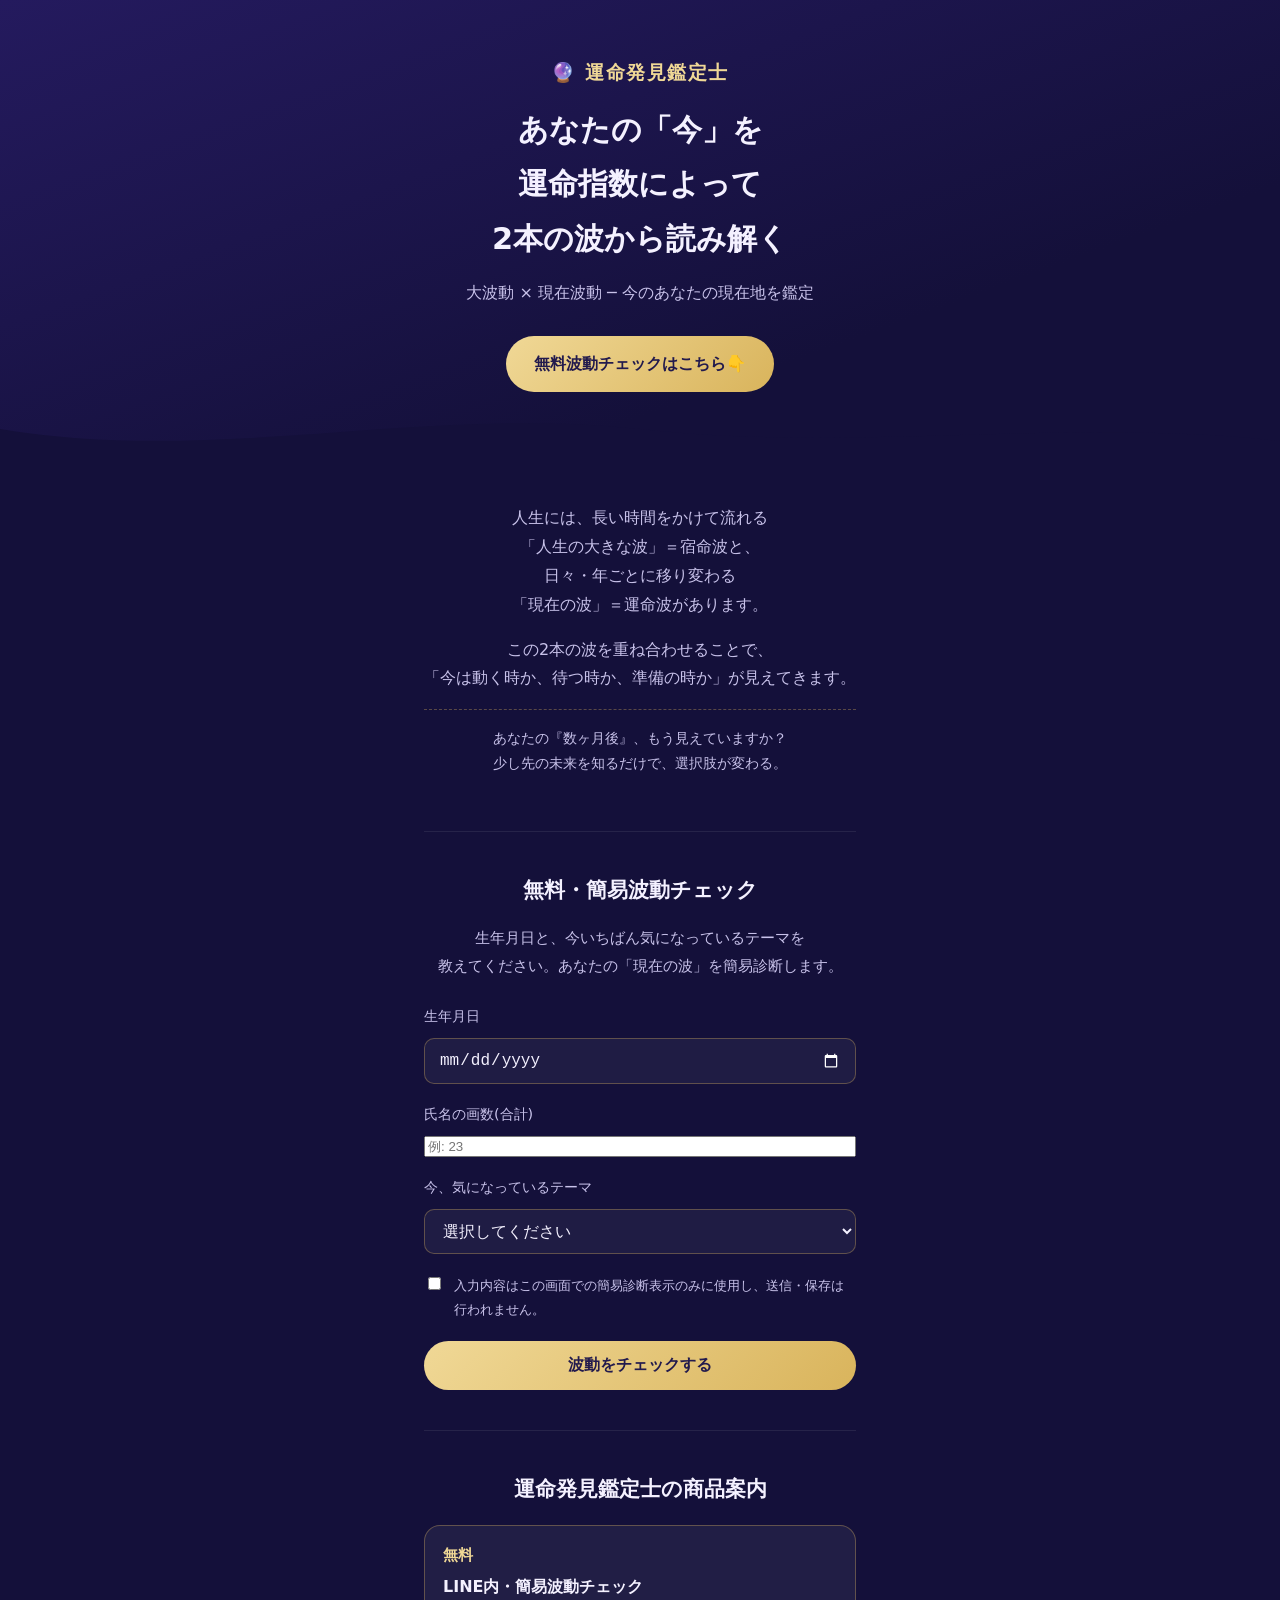
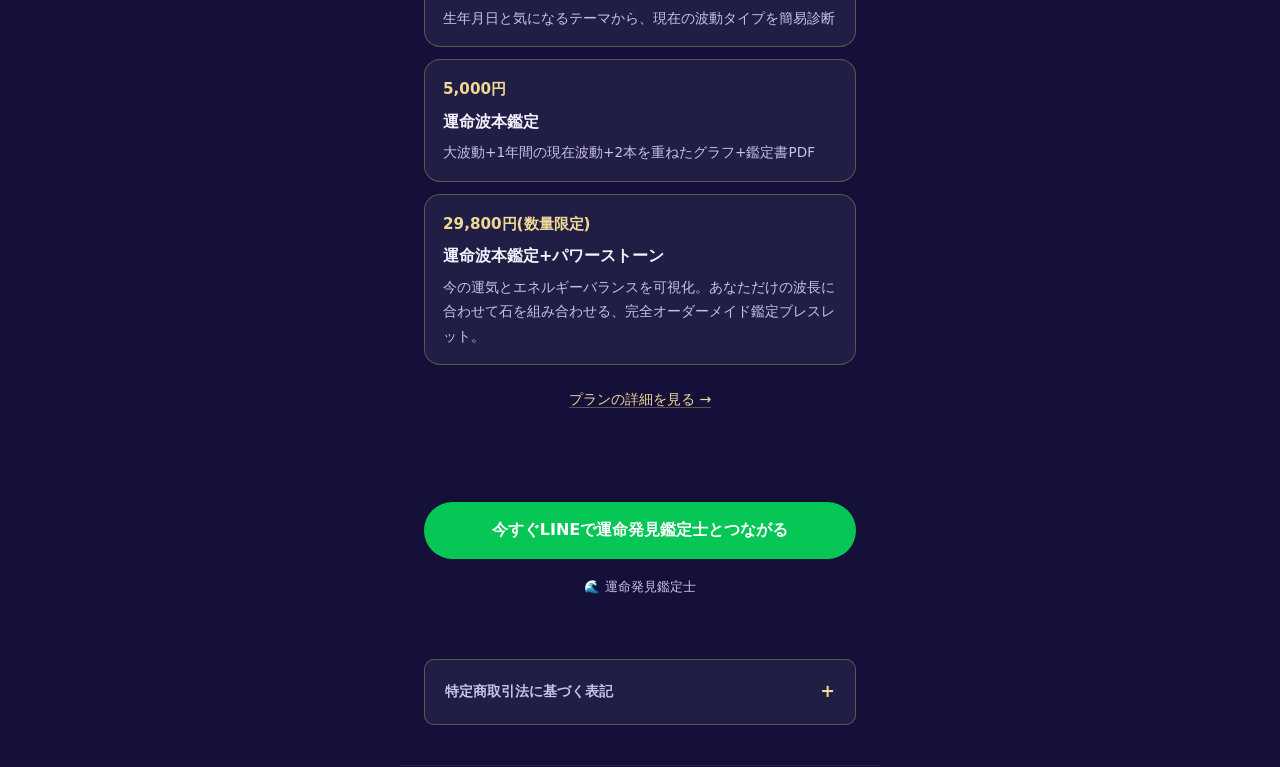
<file: web/index.html>
<!DOCTYPE html>
<html lang="ja">
<head>
<meta charset="UTF-8">
<meta name="viewport" content="width=device-width, initial-scale=1, viewport-fit=cover">
<title>運命発見鑑定士 | 無料・簡易波動チェック</title>
<meta name="description" content="あなたの人生には、大きな波と現在の波があります。2本の波を重ねて、今のあなたの現在地とタイミングを読み解く「運命発見鑑定士」。まずは無料の簡易波動チェックから。">
<meta property="og:title" content="運命発見鑑定士 | あなたの「今」を2本の波から読み解く">
<meta property="og:description" content="無料の簡易波動チェックはこちら。生年月日と気になっているテーマを入力するだけ。">
<meta property="og:type" content="website">
<link rel="stylesheet" href="style.css">
</head>
<body>

<header class="hero">
  <div class="hero-inner">
    <p class="eyebrow">🔮 運命発見鑑定士</p>
    <h1>あなたの「今」を<br>運命指数によって<br>2本の波から読み解く</h1>
    <p class="lead">大波動 × 現在波動 ─ 今のあなたの現在地を鑑定</p>
    <a class="btn btn-primary" href="#check">無料波動チェックはこちら👇</a>
  </div>
  <svg class="wave-divider" viewBox="0 0 1440 100" preserveAspectRatio="none" aria-hidden="true">
    <path d="M0,40 C240,100 480,0 720,40 C960,80 1200,20 1440,60 L1440,100 L0,100 Z"></path>
  </svg>
</header>

<main>
  <section class="intro">
    <p>
      人生には、長い時間をかけて流れる<br>
      「人生の大きな波」＝宿命波と、<br>
      日々・年ごとに移り変わる<br>
      「現在の波」＝運命波があります。
    </p>
    <p>
      この2本の波を重ね合わせることで、<br>
      「今は動く時か、待つ時か、準備の時か」が見えてきます。
    </p>
    <p class="policy-note">
      あなたの『数ヶ月後』、もう見えていますか？<br>
      少し先の未来を知るだけで、選択肢が変わる。
    </p>
  </section>

  <section class="check-form" id="check">
    <h2>無料・簡易波動チェック</h2>
    <p class="note">
      生年月日と、今いちばん気になっているテーマを<br>
      教えてください。あなたの「現在の波」を簡易診断します。
    </p>

    <form id="waveForm" novalidate>
      <div class="field">
        <label for="birthdate">生年月日</label>
        <input type="date" id="birthdate" name="birthdate" required>
      </div>

      <div class="field">
        <label for="nameStrokes">氏名の画数(合計)</label>
        <input type="number" id="nameStrokes" name="nameStrokes" min="1" max="99" placeholder="例: 23" required>
      </div>

      <div class="field">
        <label for="theme">今、気になっているテーマ</label>
        <select id="theme" name="theme" required>
          <option value="" disabled selected>選択してください</option>
          <option value="work">仕事</option>
          <option value="money">お金</option>
          <option value="love">恋愛・結婚</option>
          <option value="relationship">人間関係</option>
          <option value="independence">独立・起業</option>
          <option value="health">健康</option>
          <option value="other">その他</option>
        </select>
      </div>

      <label class="consent">
        <input type="checkbox" id="consent" required>
        <span>入力内容はこの画面での簡易診断表示のみに使用し、送信・保存は行われません。</span>
      </label>

      <button type="submit" class="btn btn-primary btn-block">波動をチェックする</button>
    </form>

    <p class="error" id="formError" role="alert" hidden>生年月日・氏名の画数の入力とチェック欄の同意をお願いします。</p>
  </section>

  <section class="result" id="result" hidden aria-live="polite">
    <p class="result-eyebrow">あなたは現在</p>
    <h2 id="resultType">—</h2>
    <p class="result-eyebrow">の影響が強く出ています</p>
    <p id="resultDesc" class="result-desc"></p>
    <p id="resultTheme" class="result-theme"></p>

    <p class="disclaimer">
      これは簡易診断です。未来を断定するものではなく、あくまで現在地を考えるための目安としてご活用ください。<br>
      「人生の大きな波」と「現在の波」を重ねた本格鑑定は、LINEでご案内しています。
    </p>

    <a class="btn btn-line" id="lineCtaResult" href="https://lin.ee/XP9l7Ii" target="_blank" rel="noopener">
      LINEで本鑑定を見る・友だち追加
    </a>
  </section>

  <section class="steps">
    <h2>運命発見鑑定士の商品案内</h2>
    <ol class="step-list">
      <li>
        <span class="step-price">無料</span>
        <span class="step-title">LINE内・簡易波動チェック</span>
        <span class="step-desc">生年月日と気になるテーマから、現在の波動タイプを簡易診断</span>
      </li>
      <li>
        <span class="step-price">5,000円</span>
        <span class="step-title">運命波本鑑定</span>
        <span class="step-desc">大波動+1年間の現在波動+2本を重ねたグラフ+鑑定書PDF</span>
      </li>
      <li>
        <span class="step-price">29,800円(数量限定)</span>
        <span class="step-title">運命波本鑑定+パワーストーン</span>
        <span class="step-desc">今の運気とエネルギーバランスを可視化。あなただけの波長に合わせて石を組み合わせる、完全オーダーメイド鑑定ブレスレット。</span>
      </li>
    </ol>
    <p class="steps-more"><a href="plans.html">プランの詳細を見る →</a></p>
  </section>
</main>

<footer>
  <a class="btn btn-line btn-block" href="https://lin.ee/XP9l7Ii" target="_blank" rel="noopener">
    今すぐLINEで運命発見鑑定士とつながる
  </a>
  <p class="copyright">🌊 運命発見鑑定士</p>
</footer>

<!-- ===== 特定商取引法に基づく表記 ===== -->
<section class="legal-notice" id="tokushoho">
  <details class="legal-details">
    <summary>特定商取引法に基づく表記</summary>
    <dl class="legal-list">
      <div class="legal-row">
        <dt>販売事業者</dt>
        <dd>運命発見鑑定士 長尾頼昭(運営統括責任者)</dd>
      </div>
      <div class="legal-row">
        <dt>所在地</dt>
        <dd>〒107-0062 東京都港区南青山3丁目1番36号 青山丸竹ビル6F</dd>
      </div>
      <div class="legal-row">
        <dt>運営統括責任者</dt>
        <dd>ARDEUR 長尾 頼昭</dd>
      </div>
      <div class="legal-row">
        <dt>電話番号</dt>
        <dd data-contact-phone>請求があった場合に遅滞なく開示いたします。</dd>
      </div>
      <div class="legal-row">
        <dt>メールアドレス</dt>
        <dd>ardeur3695@gmail.com</dd>
      </div>
      <div class="legal-row">
        <dt>販売価格</dt>
        <dd>各商品ページに記載(表示価格は消費税込み)</dd>
      </div>
      <div class="legal-row">
        <dt>商品代金以外の必要料金</dt>
        <dd>銀行振込手数料(振込の場合)、インターネット接続料金その他の通信料金はお客様のご負担となります。</dd>
      </div>
      <div class="legal-row">
        <dt>お支払い方法</dt>
        <dd>クレジットカード決済、銀行振込 など</dd>
      </div>
      <div class="legal-row">
        <dt>引渡し時期</dt>
        <dd>決済完了後、または個別鑑定・ストーンの手配完了後、準備でき次第順次提供いたします。</dd>
      </div>
      <div class="legal-row">
        <dt>返品・キャンセルについて</dt>
        <dd>デジタルコンテンツおよびオーダーメイドの個別鑑定・ストーンの性質上、購入後のキャンセル・返品・返金はお受けしておりません。</dd>
      </div>
      <div class="legal-row">
        <dt>効果に関する注意事項</dt>
        <dd>
          本サービス(鑑定・ストーン等)は、統計学・占術等を参考にした独自のメソッドに基づくものであり、効果・効能を保証するものではありません。<br><br>
          鑑定結果やストーンの効果には個人差があり、すべての方に同じ結果や変化を保証するものではございません。<br><br>
          本サービスは医療行為、法律相談、投資助言等の専門的な助言に代わるものではなく、健康・金銭・人間関係等に関する重要な意思決定は、必ずご自身の判断と責任において行っていただきますようお願いいたします。
        </dd>
      </div>
    </dl>
  </details>
</section>

<!-- 電話番号は contact-info.js に書きます。このHTMLには書きません。 -->
<script src="contact-info.js"></script>
<script>
  (function () {
    var phone = (window.CONTACT_INFO || {}).phone;
    var target = document.querySelector("[data-contact-phone]");
    // 未記入のあいだは、今までの文章をそのまま表示する
    if (target && typeof phone === "string" && phone.trim() !== "" && phone.trim() !== "ここに書く") {
      target.textContent = phone.trim();
    }
  })();
</script>
<script src="script.js"></script>
</body>
</html>
</file>
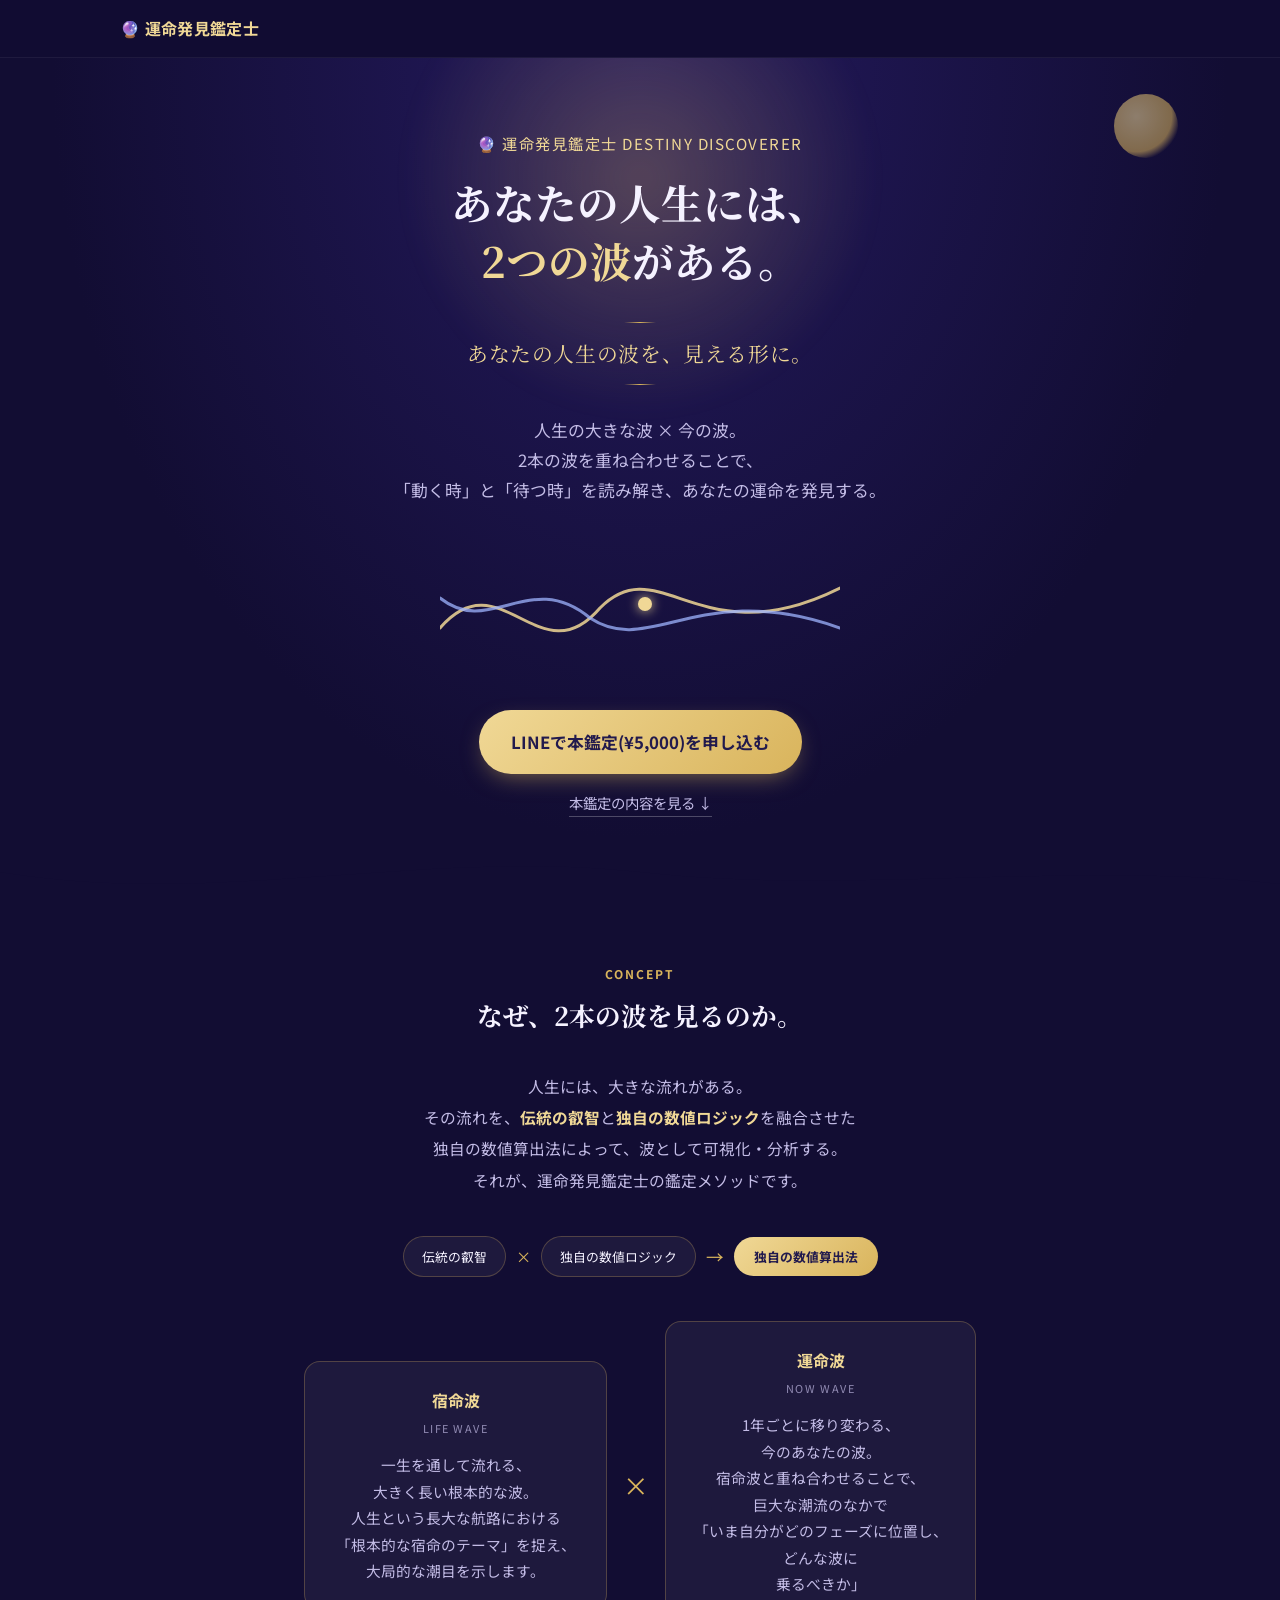
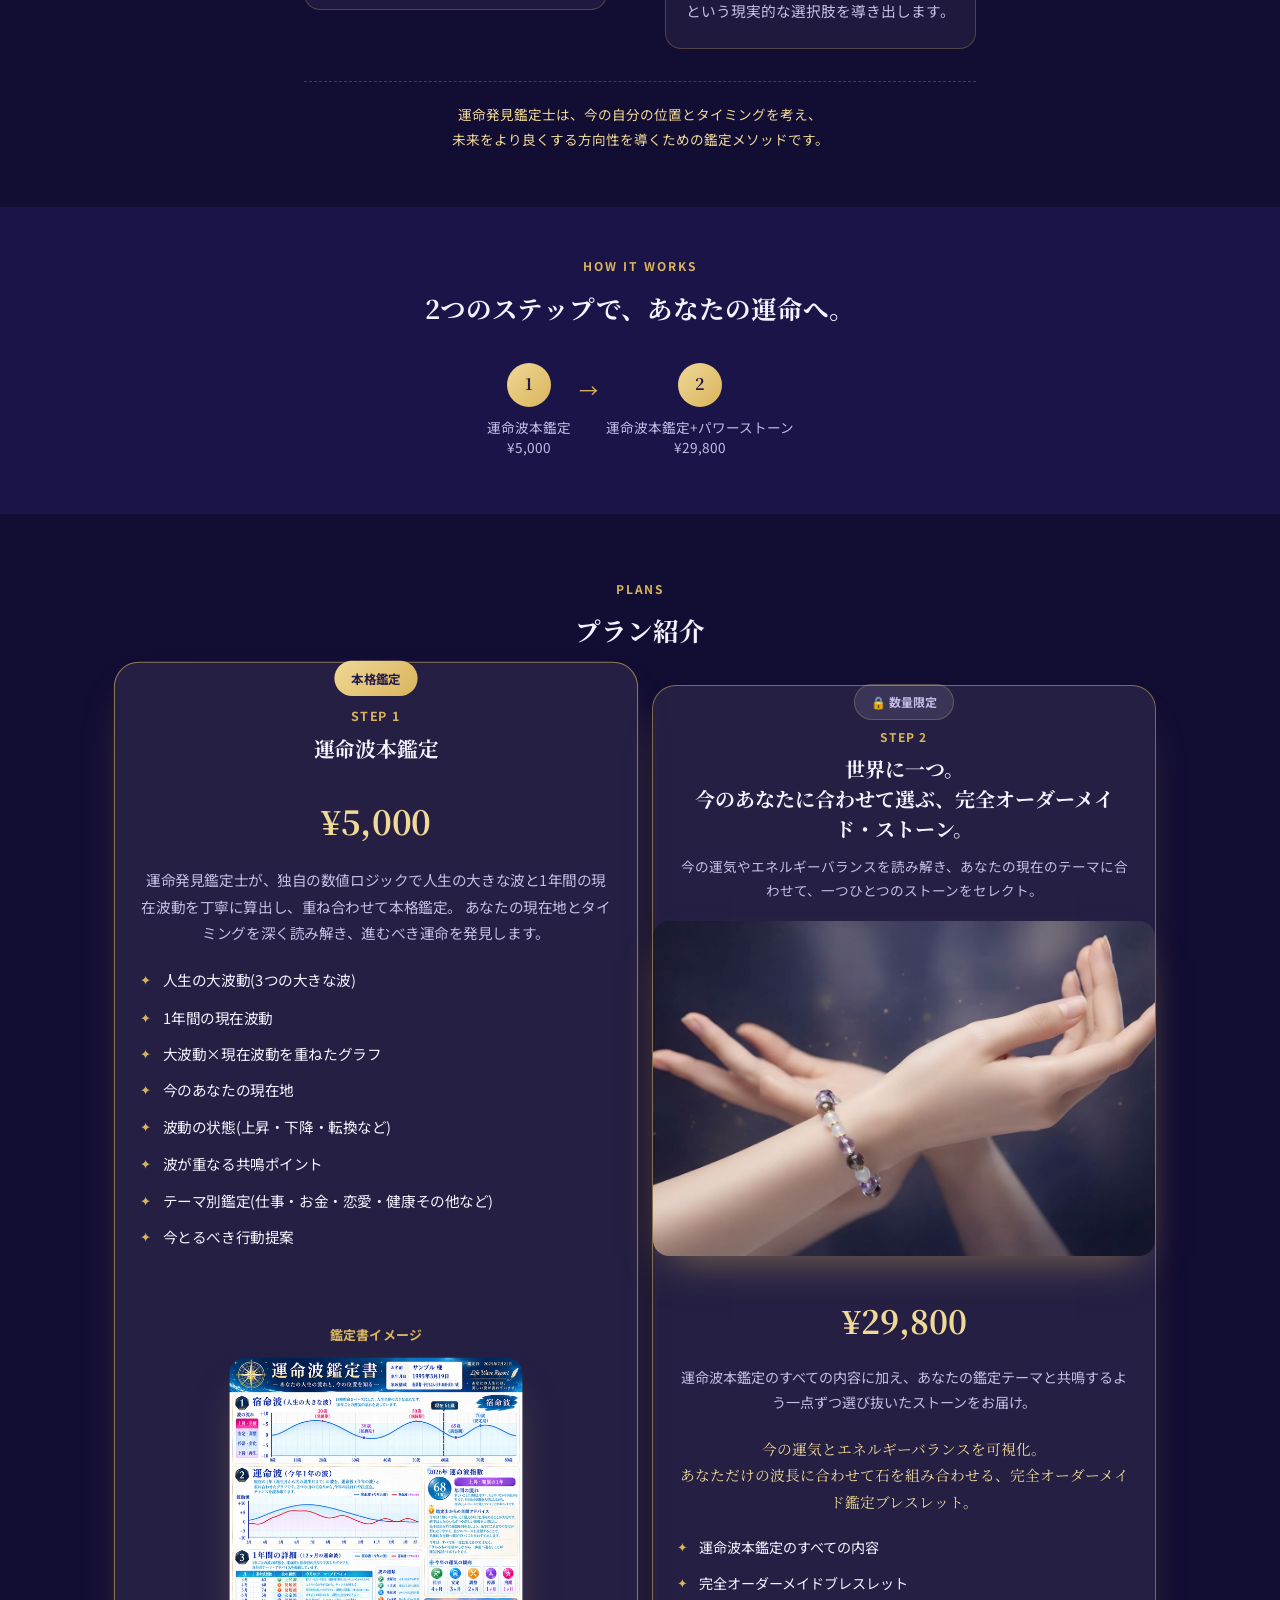
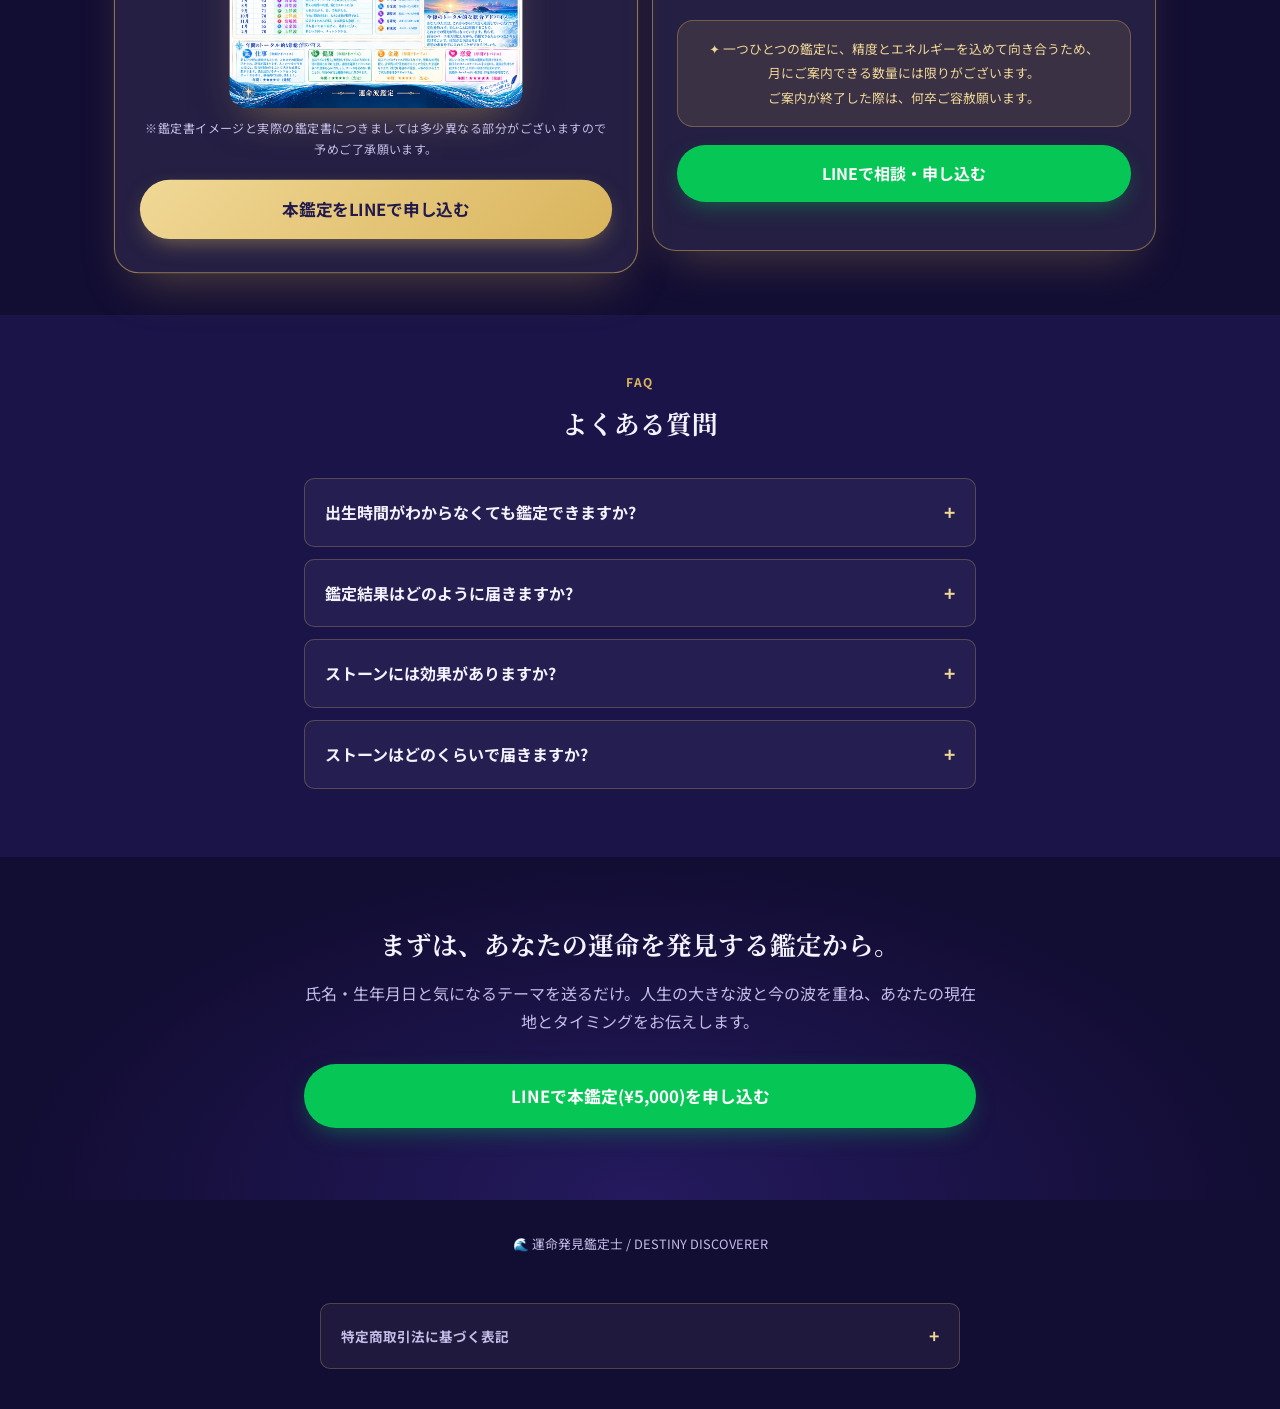
<file: web/plans.html>
<!DOCTYPE html>
<html lang="ja">
<head>
<meta charset="UTF-8">
<meta name="viewport" content="width=device-width, initial-scale=1, viewport-fit=cover">
<title>運命発見鑑定士 DESTINY DISCOVERER | 人生の波と今の波を重ねる本格鑑定 ¥5,000</title>
<meta name="description" content="人生の大きな波と、今の波。2本の波を重ね合わせて、あなたの現在地とタイミングを読み解く本格鑑定¥5,000。運命発見鑑定士(DESTINY DISCOVERER)がLINEで丁寧にお届けします。">
<meta property="og:title" content="運命発見鑑定士 DESTINY DISCOVERER | 2本の波であなたの「今」を読み解く本格鑑定">
<meta property="og:description" content="人生の大波動と現在波動を重ね合わせた本格鑑定¥5,000。あなたの運命を発見する鑑定を、LINEでお申込みください。">
<meta property="og:type" content="website">
<link rel="preconnect" href="https://fonts.googleapis.com">
<link rel="preconnect" href="https://fonts.gstatic.com" crossorigin>
<link href="https://fonts.googleapis.com/css2?family=Noto+Serif+JP:wght@500;700&family=Noto+Sans+JP:wght@400;500;700&display=swap" rel="stylesheet">
<link rel="stylesheet" href="plans.css">
</head>
<body>

<!-- TODO: すべての href="https://lin.ee/XP9l7Ii" を
     実際のLINE公式アカウントの友だち追加URLに一括置換してください -->

<header class="nav">
  <div class="nav-inner">
    <a href="index.html" class="nav-logo">🔮 運命発見鑑定士</a>
  </div>
</header>

<main>

  <!-- ===== Hero ===== -->
  <section class="hero">
    <div class="hero-glow" aria-hidden="true"></div>
    <div class="hero-moon" aria-hidden="true"></div>

    <div class="hero-inner">
      <p class="eyebrow">🔮 運命発見鑑定士 DESTINY DISCOVERER</p>
      <h1>あなたの人生には、<br><span class="accent">2つの波</span>がある。</h1>
      <p class="hero-tagline">あなたの人生の波を、見える形に。</p>
      <p class="lead">
        人生の大きな波 × 今の波。<br>
        2本の波を重ね合わせることで、<br>
        「動く時」と「待つ時」を読み解き、あなたの運命を発見する。
      </p>

      <svg class="wave-illustration" viewBox="0 0 400 140" aria-hidden="true">
        <path class="wave-path wave-path-life" d="M0,90 C60,20 100,140 160,70 C220,10 260,120 400,50" />
        <path class="wave-path wave-path-now" d="M0,60 C50,100 90,30 150,80 C210,120 260,40 400,90" />
        <circle class="wave-sync" cx="205" cy="66" r="7" />
      </svg>

      <div class="hero-cta">
        <a class="btn btn-primary btn-lg" data-apply-plan="basic" href="https://lin.ee/XP9l7Ii" target="_blank" rel="noopener">
          LINEで本鑑定(¥5,000)を申し込む
        </a>
        <a class="btn-link" href="#plans">本鑑定の内容を見る ↓</a>
      </div>
    </div>

    <svg class="wave-divider" viewBox="0 0 1440 100" preserveAspectRatio="none" aria-hidden="true">
      <path d="M0,40 C240,100 480,0 720,40 C960,80 1200,20 1440,60 L1440,100 L0,100 Z"></path>
    </svg>
  </section>

  <!-- ===== Concept ===== -->
  <section class="concept">
    <div class="section-inner">
      <p class="kicker">CONCEPT</p>
      <h2>なぜ、2本の波を見るのか。</h2>
      <p class="concept-intro">
        人生には、大きな流れがある。<br>
        その流れを、<span class="accent-text">伝統の叡智</span>と<span class="accent-text">独自の数値ロジック</span>を融合させた<br>
        独自の数値算出法によって、波として可視化・分析する。<br>
        それが、運命発見鑑定士の鑑定メソッドです。
      </p>

      <div class="method-fusion">
        <span class="method-chip">伝統の叡智</span>
        <span class="method-symbol">×</span>
        <span class="method-chip">独自の数値ロジック</span>
        <span class="method-symbol method-symbol-arrow">→</span>
        <span class="method-result">独自の数値算出法</span>
      </div>

      <div class="concept-grid">
        <div class="concept-card">
          <p class="concept-label">宿命波</p>
          <p class="concept-sub">LIFE WAVE</p>
          <p class="concept-text">
            一生を通して流れる、大きく長い<span class="nowrap">根本的な波。</span><br>
            人生という長大な航路における<br>
            「根本的な宿命のテーマ」を捉え、<span class="nowrap">大局的な潮目を</span><span class="nowrap">示します。</span>
          </p>
        </div>
        <div class="concept-x" aria-hidden="true">×</div>
        <div class="concept-card">
          <p class="concept-label">運命波</p>
          <p class="concept-sub">NOW WAVE</p>
          <p class="concept-text">
            1年ごとに移り変わる、今のあなたの波。<br>
            宿命波と重ね合わせることで、巨大な<span class="nowrap">潮流のなかで</span><br>
            「いま自分がどのフェーズに位置し、<span class="nowrap">どんな波に</span><br>
            乗るべきか」という現実的な選択肢を<span class="nowrap">導き出します。</span>
          </p>
        </div>
      </div>
      <p class="policy-note">
        運命発見鑑定士は、今の自分の位置とタイミングを<span class="nowrap">考え、</span><br>
        未来をより良くする方向性を導くための<span class="nowrap">鑑定メソッドです。</span>
      </p>
    </div>
  </section>

  <!-- ===== 2 Steps ===== -->
  <section class="journey">
    <div class="section-inner">
      <p class="kicker">HOW IT WORKS</p>
      <h2>2つのステップで、あなたの運命へ。</h2>

      <ol class="journey-steps">
        <li>
          <span class="journey-num">1</span>
          <span class="journey-title">運命波本鑑定<br>¥5,000</span>
        </li>
        <li class="journey-arrow" aria-hidden="true">→</li>
        <li>
          <span class="journey-num">2</span>
          <span class="journey-title">運命波本鑑定+パワーストーン<br>¥29,800</span>
        </li>
      </ol>
    </div>
  </section>

  <!-- ===== Pricing Plans ===== -->
  <section class="plans" id="plans">
    <div class="section-inner">
      <p class="kicker">PLANS</p>
      <h2>プラン紹介</h2>

      <div class="plan-grid">

        <!-- Plan 1: 5,000円 (main / featured) -->
        <article class="plan-card plan-card-featured">
          <p class="plan-badge">本格鑑定</p>
          <p class="plan-step">STEP 1</p>
          <h3 class="plan-name">運命波本鑑定</h3>
          <p class="plan-price"><span class="plan-price-num">¥5,000</span></p>
          <p class="plan-desc">
            運命発見鑑定士が、独自の数値ロジックで人生の大きな波と1年間の現在波動を丁寧に算出し、重ね合わせて本格鑑定。
            あなたの現在地とタイミングを深く読み解き、進むべき運命を発見します。
          </p>
          <ul class="plan-features">
            <li>人生の大波動(3つの大きな波)</li>
            <li>1年間の現在波動</li>
            <li>大波動×現在波動を重ねたグラフ</li>
            <li>今のあなたの現在地</li>
            <li>波動の状態(上昇・下降・転換など)</li>
            <li>波が重なる共鳴ポイント</li>
            <li>テーマ別鑑定(仕事・お金・恋愛・健康その他など)</li>
            <li>今とるべき行動提案</li>
          </ul>

          <p class="plan-certificate-label">鑑定書イメージ</p>
          <div class="plan-certificate">
            <img src="assets/line_oa_chat_260910_175325.jpg" alt="運命波鑑定書のサンプルイメージ" loading="lazy">
          </div>
          <p class="plan-certificate-caption">
            ※鑑定書イメージと実際の鑑定書につきましては多少異なる部分がございますので予めご了承願います。
          </p>

          <a class="btn btn-primary btn-block" data-apply-plan="basic" href="https://lin.ee/XP9l7Ii" target="_blank" rel="noopener">
            本鑑定をLINEで申し込む
          </a>
        </article>

        <!-- Plan 2: 29,800円 (exclusive upsell) -->
        <article class="plan-card plan-card-exclusive">
          <p class="plan-badge plan-badge-lock">🔒 数量限定</p>
          <p class="plan-step">STEP 2</p>
          <h3 class="plan-name">世界に一つ。<br>今のあなたに合わせて選ぶ、完全オーダーメイド・ストーン。</h3>
          <p class="plan-tagline-sub">
            今の運気やエネルギーバランスを読み解き、あなたの現在のテーマに合わせて、一つひとつのストーンをセレクト。
          </p>

          <div class="plan-image">
            <img src="assets/watermarked_img_4921074709910078227.jpg" alt="洗練された天然石ブレスレット" loading="lazy">
          </div>

          <p class="plan-price"><span class="plan-price-num">¥29,800</span></p>
          <p class="plan-desc">
            運命波本鑑定のすべての内容に加え、あなたの鑑定テーマと共鳴するよう一点ずつ選び抜いたストーンをお届け。
          </p>

          <p class="plan-stone-copy">
            今の運気とエネルギーバランスを可視化。<br>
            あなただけの波長に合わせて石を組み合わせる、完全オーダーメイド鑑定ブレスレット。
          </p>

          <ul class="plan-features">
            <li>運命波本鑑定のすべての内容</li>
            <li>完全オーダーメイドブレスレット</li>
          </ul>

          <p class="plan-scarcity">
            ✦ 一つひとつの鑑定に、精度とエネルギーを込めて向き合うため、<br>
            月にご案内できる数量には限りが<span class="nowrap">ございます。</span><br>
            ご案内が終了した際は、何卒ご容赦<span class="nowrap">願います。</span>
          </p>

          <a class="btn btn-line btn-block" data-apply-plan="stone" href="https://lin.ee/XP9l7Ii" target="_blank" rel="noopener">
            LINEで相談・申し込む
          </a>
        </article>

      </div>
    </div>
  </section>

  <!-- ===== FAQ ===== -->
  <section class="faq">
    <div class="section-inner">
      <p class="kicker">FAQ</p>
      <h2>よくある質問</h2>

      <details class="faq-item">
        <summary>出生時間がわからなくても鑑定できますか?</summary>
        <p>はい、可能です。出生時間が不明な場合も、わかる範囲の情報でお申込みいただけます。</p>
      </details>

      <details class="faq-item">
        <summary>鑑定結果はどのように届きますか?</summary>
        <p>LINEにて、鑑定書(PDF)をお届けします。</p>
      </details>

      <details class="faq-item">
        <summary>ストーンには効果がありますか?</summary>
        <p>今の運気とエネルギーバランスを可視化し、あなただけの波長に合わせて石を組み合わせる、完全オーダーメイド鑑定ブレスレットとしてお届けしています。本サービスは効果、効能を保証するものではありません。</p>
      </details>

      <details class="faq-item">
        <summary>ストーンはどのくらいで届きますか?</summary>
        <p>運命波本鑑定を基に、一つひとつ向き合いながら作成いたしますので、少しお時間をいただいております。</p>
      </details>
    </div>
  </section>

  <!-- ===== Final CTA ===== -->
  <section class="final-cta">
    <div class="section-inner">
      <h2>まずは、あなたの運命を発見する鑑定から。</h2>
      <p>氏名・生年月日と気になるテーマを送るだけ。人生の大きな波と今の波を重ね、あなたの現在地とタイミングをお伝えします。</p>
      <a class="btn btn-line btn-lg btn-block" data-apply-plan="basic" href="https://lin.ee/XP9l7Ii" target="_blank" rel="noopener">
        LINEで本鑑定(¥5,000)を申し込む
      </a>
    </div>
  </section>

</main>

<footer>
  <div class="section-inner">
    <p class="copyright">🌊 運命発見鑑定士 / DESTINY DISCOVERER</p>
  </div>
</footer>

<!-- ===== 特定商取引法に基づく表記 ===== -->
<section class="legal-notice" id="tokushoho">
  <div class="section-inner">
    <details class="legal-details">
      <summary>特定商取引法に基づく表記</summary>
      <dl class="legal-list">
        <div class="legal-row">
          <dt>販売事業者</dt>
          <dd>運命発見鑑定士 長尾頼昭(運営統括責任者)</dd>
        </div>
        <div class="legal-row">
          <dt>所在地</dt>
          <dd>〒107-0062 東京都港区南青山3丁目1番36号 青山丸竹ビル6F</dd>
        </div>
        <div class="legal-row">
          <dt>運営統括責任者</dt>
          <dd>ARDEUR 長尾 頼昭</dd>
        </div>
        <div class="legal-row">
          <dt>電話番号</dt>
          <dd data-contact-phone>請求があった場合に遅滞なく開示いたします。</dd>
        </div>
        <div class="legal-row">
          <dt>メールアドレス</dt>
          <dd>ardeur3695@gmail.com</dd>
        </div>
        <div class="legal-row">
          <dt>販売価格</dt>
          <dd>各商品ページに記載(表示価格は消費税込み)</dd>
        </div>
        <div class="legal-row">
          <dt>商品代金以外の必要料金</dt>
          <dd>銀行振込手数料(振込の場合)、インターネット接続料金その他の通信料金はお客様のご負担となります。</dd>
        </div>
        <div class="legal-row">
          <dt>お支払い方法</dt>
          <dd>クレジットカード決済、銀行振込 など</dd>
        </div>
        <div class="legal-row">
          <dt>引渡し時期</dt>
          <dd>決済完了後、または個別鑑定・ストーンの手配完了後、準備でき次第順次提供いたします。</dd>
        </div>
        <div class="legal-row">
          <dt>返品・キャンセルについて</dt>
          <dd>デジタルコンテンツおよびオーダーメイドの個別鑑定・ストーンの性質上、購入後のキャンセル・返品・返金はお受けしておりません。</dd>
        </div>
        <div class="legal-row">
          <dt>効果に関する注意事項</dt>
          <dd>
            本サービス(鑑定・ストーン等)は、統計学・占術等を参考にした独自のメソッドに基づくものであり、効果・効能を保証するものではありません。<br><br>
            鑑定結果やストーンの効果には個人差があり、すべての方に同じ結果や変化を保証するものではございません。<br><br>
            本サービスは医療行為、法律相談、投資助言等の専門的な助言に代わるものではなく、健康・金銭・人間関係等に関する重要な意思決定は、必ずご自身の判断と責任において行っていただきますようお願いいたします。
          </dd>
        </div>
      </dl>
    </details>
  </div>
</section>

<!-- ===== お申し込みの案内画面(ポップアップ) ===== -->
<dialog class="apply-dialog" id="apply-dialog" aria-labelledby="apply-title">
  <button type="button" class="apply-close" aria-label="閉じる">×</button>
  <p class="plan-step">お申し込み</p>
  <h3 class="plan-name" id="apply-title"></h3>
  <p class="apply-price" id="apply-price"></p>

  <form class="pay-select">
    <p class="pay-title">① お支払い方法を選ぶ</p>

    <input class="pay-radio pay-radio-card" type="radio" name="pay" id="pay-card" data-label="カード決済">
    <label class="pay-option" for="pay-card">カード決済</label>
    <input class="pay-radio pay-radio-bank" type="radio" name="pay" id="pay-bank" data-label="銀行振込">
    <label class="pay-option" for="pay-bank">銀行振込</label>

    <p class="pay-title apply-reveal">② お支払いのご案内</p>
    <div class="pay-panel pay-panel-card">
      <p class="pay-card-note">LINEでお申し込みいただくと、お支払い用のURLをLINEでお送りします。下の入力欄を入力して「LINEで送る」を押してください。</p>
    </div>
    <div class="pay-panel pay-panel-bank">
      <p class="pay-bank-note">振込先は、LINEでお送りします。下の入力欄を入力して「LINEで送る」を押してください。内容を確認後、振込先をご返信します。</p>
    </div>

    <div class="apply-reveal">
      <p class="pay-title">③ お客さま情報を入力する</p>
      <p class="apply-lead">鑑定は、生年月日と氏名の画数をもとに行います。氏名は、普段お使いの漢字のフルネームでご入力ください。</p>

      <div class="apply-field">
        <label for="apply-name">お名前<span class="apply-required">必須</span></label>
        <input type="text" id="apply-name" data-label="お名前" autocomplete="name" placeholder="例:山田 花子" maxlength="50" required>
      </div>
      <div class="apply-field">
        <label for="apply-birthdate">生年月日<span class="apply-required">必須</span></label>
        <input type="date" id="apply-birthdate" data-label="生年月日" min="1900-01-01" autocomplete="bday" required>
      </div>
      <div class="apply-field">
        <label for="apply-birthtime">出生時間(わからない場合は空欄)</label>
        <input type="time" id="apply-birthtime" data-label="出生時間">
      </div>
      <div class="apply-field">
        <label for="apply-birthplace">出生地(わかる範囲で)</label>
        <input type="text" id="apply-birthplace" data-label="出生地" placeholder="例: 東京都港区" maxlength="50">
      </div>
      <div class="apply-field">
        <label for="apply-email">メールアドレス<span class="apply-required">必須</span></label>
        <input type="email" id="apply-email" data-label="メールアドレス" autocomplete="email" maxlength="100" required>
      </div>
      <div class="apply-field">
        <label for="apply-theme">気になるテーマ<span class="apply-required">必須</span></label>
        <select id="apply-theme" data-label="気になるテーマ" required>
          <option value="" selected disabled>選択してください</option>
          <option>仕事</option>
          <option>お金</option>
          <option>恋愛・結婚</option>
          <option>人間関係</option>
          <option>独立・起業</option>
          <option>健康</option>
          <option>その他</option>
        </select>
      </div>

      <fieldset class="apply-delivery" id="apply-delivery" hidden disabled>
        <legend class="pay-title">ストーンのお届け先</legend>
        <div class="apply-field">
          <label for="apply-postal">郵便番号<span class="apply-required">必須</span></label>
          <input type="text" id="apply-postal" data-label="郵便番号" inputmode="numeric" autocomplete="postal-code" placeholder="例: 107-0062" maxlength="10" required>
        </div>
        <div class="apply-field">
          <label for="apply-address">ご住所<span class="apply-required">必須</span></label>
          <input type="text" id="apply-address" data-label="ご住所" autocomplete="street-address" maxlength="120" required>
        </div>
        <div class="apply-field">
          <label for="apply-tel">電話番号<span class="apply-required">必須</span></label>
          <input type="tel" id="apply-tel" data-label="電話番号" autocomplete="tel" maxlength="20" required>
        </div>
        <div class="apply-field">
          <label for="apply-wrist">手首まわりのサイズ(わかる範囲で)</label>
          <input type="text" id="apply-wrist" data-label="手首まわり" placeholder="例: 15cm" maxlength="20">
        </div>
      </fieldset>

      <div class="apply-field">
        <label for="apply-message">ご相談・ご質問(任意)</label>
        <textarea id="apply-message" data-label="ご相談・ご質問" rows="3" maxlength="300"></textarea>
      </div>

      <p class="pay-title">④ LINEで送る</p>
      <button type="submit" class="btn btn-line btn-block">LINEで送る</button>
      <p class="apply-note">LINEが開き、入力内容がメッセージ欄に入ります。内容を確かめて送信してください。入力内容はこのページには保存されません。</p>
      <p class="apply-note">
        パソコンの方は自動で入らないため、
        <button type="button" class="apply-copy" id="apply-copy">入力内容をコピー</button>
        してLINEに貼り付けてください。
      </p>
      <p class="apply-note apply-copy-status" id="apply-copy-status" role="status"></p>
    </div>
  </form>
</dialog>

<!-- 電話番号は contact-info.js に書きます。このHTMLには書きません。 -->
<script src="contact-info.js"></script>
<script>
  (function () {
    var phone = (window.CONTACT_INFO || {}).phone;
    var target = document.querySelector("[data-contact-phone]");
    // 未記入のあいだは、今までの文章をそのまま表示する
    if (target && typeof phone === "string" && phone.trim() !== "" && phone.trim() !== "ここに書く") {
      target.textContent = phone.trim();
    }
  })();
</script>
<script src="apply.js"></script>

</body>
</html>
</file>
<file: web/style.css>
:root {
  --color-bg-deep: #14103a;
  --color-bg-mid: #241a5e;
  --color-gold: #d9b45c;
  --color-gold-light: #f0d896;
  --color-text: #f4f1ff;
  --color-text-dim: #c8c2ea;
  --color-line: #06c755;
  --color-card: rgba(255, 255, 255, 0.06);
  --color-card-border: rgba(217, 180, 92, 0.35);
  --radius: 16px;
  --max-width: 480px;
  font-size: 16px;
}

* {
  box-sizing: border-box;
}

body {
  margin: 0;
  font-family: "Hiragino Sans", "Yu Gothic", "Noto Sans JP", system-ui, sans-serif;
  background: var(--color-bg-deep);
  color: var(--color-text);
  line-height: 1.8;
}

img, svg {
  max-width: 100%;
  display: block;
}

/* ---------- Hero ---------- */

.hero {
  position: relative;
  background: linear-gradient(160deg, var(--color-bg-mid) 0%, var(--color-bg-deep) 70%);
  padding: 56px 24px 72px;
  text-align: center;
  overflow: hidden;
}

.hero-inner {
  max-width: var(--max-width);
  margin: 0 auto;
}

.eyebrow {
  letter-spacing: 0.08em;
  color: var(--color-gold-light);
  font-size: 1.2rem;
  font-weight: 700;
  margin: 0 0 12px;
}

.hero h1 {
  font-size: 1.9rem;
  margin: 0 0 12px;
  font-weight: 700;
}

.hero .lead {
  color: var(--color-text-dim);
  margin: 0 0 28px;
  font-size: 1rem;
}

.wave-divider {
  position: absolute;
  bottom: -1px;
  left: 0;
  width: 100%;
  height: 60px;
  fill: var(--color-bg-deep);
}

/* ---------- Buttons ---------- */

.btn {
  display: inline-block;
  padding: 14px 28px;
  border-radius: 999px;
  font-weight: 600;
  text-decoration: none;
  border: none;
  cursor: pointer;
  font-size: 1rem;
  transition: transform 0.15s ease, opacity 0.15s ease;
}

.btn:active {
  transform: scale(0.97);
}

.btn-block {
  display: block;
  width: 100%;
  text-align: center;
}

.btn-primary {
  background: linear-gradient(135deg, var(--color-gold-light), var(--color-gold));
  color: #221a4d;
}

.btn-line {
  background: var(--color-line);
  color: #fff;
}

/* ---------- Sections (shared) ---------- */

main {
  max-width: var(--max-width);
  margin: 0 auto;
  padding: 0 24px;
}

section {
  padding: 40px 0;
  border-bottom: 1px solid rgba(255, 255, 255, 0.08);
}

section:last-child {
  border-bottom: none;
}

h2 {
  font-size: 1.3rem;
  margin: 0 0 16px;
  text-align: center;
}

.intro p {
  text-align: center;
  color: var(--color-text-dim);
  margin: 0 0 16px;
}

.policy-note {
  margin-top: 24px;
  font-size: 0.85rem;
  color: var(--color-gold-light);
  text-align: center;
  border-top: 1px dashed var(--color-card-border);
  padding-top: 16px;
}

/* ---------- Form ---------- */

.check-form .note {
  text-align: center;
  color: var(--color-text-dim);
  font-size: 0.95rem;
  margin-bottom: 24px;
}

.field {
  margin-bottom: 18px;
  display: flex;
  flex-direction: column;
  gap: 8px;
}

label {
  font-size: 0.9rem;
  color: var(--color-text-dim);
}

input[type="date"],
select {
  padding: 12px 14px;
  border-radius: 10px;
  border: 1px solid var(--color-card-border);
  background: rgba(255, 255, 255, 0.05);
  color: var(--color-text);
  font-size: 1rem;
  width: 100%;
}

input[type="date"]::-webkit-calendar-picker-indicator {
  filter: invert(1);
}

.consent {
  display: flex;
  align-items: flex-start;
  gap: 10px;
  font-size: 0.82rem;
  color: var(--color-text-dim);
  margin: 20px 0;
}

.consent input {
  margin-top: 3px;
}

.error {
  color: #ff9d9d;
  text-align: center;
  font-size: 0.85rem;
  margin-top: 12px;
}

/* ---------- Result ---------- */

.result {
  text-align: center;
  background: var(--color-card);
  border: 1px solid var(--color-card-border);
  border-radius: var(--radius);
  padding: 32px 20px;
}

.result-eyebrow {
  margin: 0;
  color: var(--color-text-dim);
  font-size: 0.95rem;
}

#resultType {
  margin: 4px 0;
  font-size: 2rem;
  color: var(--color-gold-light);
}

.result-desc {
  color: var(--color-text);
  margin: 16px 0;
}

.result-theme {
  color: var(--color-text-dim);
  font-size: 0.9rem;
  margin-bottom: 20px;
}

.disclaimer {
  font-size: 0.8rem;
  color: var(--color-text-dim);
  margin: 20px 0 24px;
  text-align: left;
}

/* ---------- Product steps ---------- */

.step-list {
  list-style: none;
  margin: 0;
  padding: 0;
  display: flex;
  flex-direction: column;
  gap: 12px;
}

.step-list li {
  background: var(--color-card);
  border: 1px solid var(--color-card-border);
  border-radius: var(--radius);
  padding: 16px 18px;
  display: flex;
  flex-direction: column;
  gap: 4px;
}

.step-price {
  color: var(--color-gold-light);
  font-weight: 700;
  font-size: 0.95rem;
}

.step-title {
  font-weight: 600;
}

.step-desc {
  color: var(--color-text-dim);
  font-size: 0.85rem;
}

.nowrap {
  white-space: nowrap;
}

.steps-more {
  text-align: center;
  margin-top: 20px;
}

.steps-more a {
  color: var(--color-gold-light);
  text-decoration: none;
  font-size: 0.9rem;
  border-bottom: 1px solid rgba(217, 180, 92, 0.4);
}

/* ---------- Footer ---------- */

footer {
  max-width: var(--max-width);
  margin: 0 auto;
  padding: 32px 24px 48px;
  text-align: center;
}

.copyright {
  margin-top: 16px;
  color: var(--color-text-dim);
  font-size: 0.8rem;
}

/* ---------- Legal Notice (特定商取引法に基づく表記) ---------- */

.legal-notice {
  max-width: var(--max-width);
  margin: 0 auto;
  padding: 0 24px 40px;
}

.legal-details {
  background: var(--color-card);
  border: 1px solid var(--color-card-border);
  border-radius: 10px;
  padding: 16px 20px;
}

.legal-details summary {
  cursor: pointer;
  font-weight: 700;
  font-size: 0.85rem;
  list-style: none;
  color: var(--color-text-dim);
  display: flex;
  justify-content: space-between;
  align-items: center;
}

.legal-details summary::-webkit-details-marker {
  display: none;
}

.legal-details summary::after {
  content: "+";
  color: var(--color-gold-light);
  font-size: 1.1rem;
  margin-left: 12px;
  transition: transform 0.2s ease;
}

.legal-details[open] summary::after {
  transform: rotate(45deg);
}

.legal-list {
  margin: 16px 0 0;
  border-top: 1px dashed var(--color-card-border);
  padding-top: 16px;
}

.legal-row {
  padding: 8px 0;
  font-size: 0.8rem;
}

.legal-row + .legal-row {
  border-top: 1px solid rgba(255, 255, 255, 0.06);
}

.legal-row dt {
  color: var(--color-gold-light);
  font-weight: 700;
  margin-bottom: 2px;
}

.legal-row dd {
  margin: 0;
  color: var(--color-text-dim);
}

/* ---------- Dark/light aware (page is intentionally single dark theme) ---------- */
</file>
<file: web/plans.css>
:root {
  --color-bg-deep: #120d33;
  --color-bg-mid: #241a5e;
  --color-bg-soft: #1a1448;
  --color-gold: #d9b45c;
  --color-gold-light: #f0d896;
  --color-text: #f5f2ff;
  --color-text-dim: #c3bce6;
  --color-line: #06c755;
  --color-line-dark: #05a648;
  --color-card: rgba(255, 255, 255, 0.05);
  --color-card-strong: rgba(255, 255, 255, 0.08);
  --color-card-border: rgba(217, 180, 92, 0.28);
  --radius-lg: 24px;
  --radius-md: 16px;
  --radius-sm: 10px;
  --max-width: 1080px;
  --content-width: 720px;
}

* {
  box-sizing: border-box;
}

.nowrap {
  white-space: nowrap;
}

html {
  scroll-behavior: smooth;
}

body {
  margin: 0;
  background: var(--color-bg-deep);
  color: var(--color-text);
  font-family: "Noto Sans JP", "Hiragino Sans", system-ui, sans-serif;
  line-height: 1.8;
  -webkit-font-smoothing: antialiased;
}

h1, h2, h3 {
  font-family: "Noto Serif JP", "Hiragino Mincho ProN", serif;
  font-weight: 700;
  margin: 0;
}

img, svg {
  max-width: 100%;
  display: block;
}

a {
  color: inherit;
}

.section-inner {
  max-width: var(--content-width);
  margin: 0 auto;
  padding: 0 24px;
}

.kicker {
  text-align: center;
  letter-spacing: 0.16em;
  font-size: 0.75rem;
  color: var(--color-gold);
  margin: 0 0 8px;
  font-weight: 700;
}

section h2 {
  text-align: center;
  font-size: 1.6rem;
  margin-bottom: 32px;
}

/* ---------- Nav ---------- */

.nav {
  position: sticky;
  top: 0;
  z-index: 50;
  background: rgba(18, 13, 51, 0.85);
  backdrop-filter: blur(10px);
  border-bottom: 1px solid rgba(255, 255, 255, 0.06);
}

.nav-inner {
  max-width: var(--max-width);
  margin: 0 auto;
  padding: 14px 20px;
  display: flex;
  align-items: center;
  justify-content: space-between;
}

.nav-logo {
  text-decoration: none;
  font-weight: 700;
  letter-spacing: 0.02em;
  color: var(--color-gold-light);
  font-size: 1rem;
}

/* ---------- Buttons ---------- */

.btn {
  display: inline-block;
  padding: 14px 30px;
  border-radius: 999px;
  font-weight: 700;
  text-decoration: none;
  border: none;
  cursor: pointer;
  font-size: 1rem;
  text-align: center;
  transition: transform 0.15s ease, box-shadow 0.15s ease, opacity 0.15s ease;
}

.btn:active {
  transform: scale(0.97);
}

.btn-block {
  display: block;
  width: 100%;
}

.btn-sm {
  padding: 9px 18px;
  font-size: 0.85rem;
}

.btn-lg {
  padding: 17px 32px;
  font-size: 1.05rem;
}

.btn-primary {
  background: linear-gradient(135deg, var(--color-gold-light), var(--color-gold));
  color: #221a4d;
  box-shadow: 0 8px 24px -8px rgba(217, 180, 92, 0.6);
}

.btn-primary:hover {
  box-shadow: 0 10px 28px -6px rgba(217, 180, 92, 0.75);
}

.btn-line {
  background: var(--color-line);
  color: #fff;
  box-shadow: 0 8px 24px -8px rgba(6, 199, 85, 0.5);
}

.btn-line:hover {
  background: var(--color-line-dark);
}

.btn-outline {
  background: transparent;
  color: var(--color-text);
  border: 1px solid var(--color-card-border);
}

.btn-outline:hover {
  background: rgba(255, 255, 255, 0.06);
}

.btn-link {
  display: inline-block;
  margin-top: 16px;
  color: var(--color-text-dim);
  text-decoration: none;
  font-size: 0.9rem;
  border-bottom: 1px solid rgba(255, 255, 255, 0.25);
}

/* ---------- Hero ---------- */

.hero {
  position: relative;
  padding: 72px 24px 90px;
  text-align: center;
  overflow: hidden;
  background: radial-gradient(ellipse at top, var(--color-bg-mid) 0%, var(--color-bg-deep) 65%);
}

.hero-glow {
  position: absolute;
  top: -120px;
  left: 50%;
  transform: translateX(-50%);
  width: 480px;
  height: 480px;
  border-radius: 50%;
  background: radial-gradient(circle, rgba(217, 180, 92, 0.28), transparent 70%);
  filter: blur(10px);
  pointer-events: none;
}

.hero-moon {
  position: absolute;
  top: 36px;
  right: 8%;
  width: 64px;
  height: 64px;
  border-radius: 50%;
  background: radial-gradient(circle at 35% 35%, var(--color-gold-light), var(--color-gold) 60%, transparent 75%);
  opacity: 0.55;
  filter: blur(0.5px);
  animation: float 6s ease-in-out infinite;
}

@keyframes float {
  0%, 100% { transform: translateY(0); }
  50% { transform: translateY(-12px); }
}

.hero-inner {
  position: relative;
  max-width: var(--content-width);
  margin: 0 auto;
  animation: fadeUp 0.8s ease both;
}

@keyframes fadeUp {
  from { opacity: 0; transform: translateY(16px); }
  to { opacity: 1; transform: translateY(0); }
}

.eyebrow {
  letter-spacing: 0.1em;
  color: var(--color-gold-light);
  font-size: 0.95rem;
  margin: 0 0 16px;
}

.hero h1 {
  font-size: clamp(1.9rem, 5vw, 2.6rem);
  line-height: 1.4;
  margin-bottom: 20px;
}

.hero h1 .accent {
  color: var(--color-gold-light);
}

.hero-tagline {
  font-family: "Noto Serif JP", "Hiragino Mincho ProN", serif;
  font-size: clamp(1.05rem, 3vw, 1.3rem);
  color: var(--color-gold-light);
  letter-spacing: 0.03em;
  margin: 0 0 18px;
  position: relative;
  display: inline-block;
}

.hero-tagline::before,
.hero-tagline::after {
  content: "";
  display: block;
  width: 32px;
  height: 1px;
  margin: 12px auto;
  background: linear-gradient(90deg, transparent, var(--color-gold), transparent);
}

.hero .lead {
  color: var(--color-text-dim);
  font-size: 1.05rem;
  margin: 0 0 32px;
}

.wave-illustration {
  width: 100%;
  max-width: 400px;
  margin: 0 auto 32px;
  height: auto;
}

.wave-path {
  fill: none;
  stroke-width: 3;
  stroke-linecap: round;
}

.wave-path-life {
  stroke: var(--color-gold-light);
  opacity: 0.85;
}

.wave-path-now {
  stroke: #9fb4ff;
  opacity: 0.75;
}

.wave-sync {
  fill: var(--color-gold-light);
  filter: drop-shadow(0 0 6px rgba(240, 216, 150, 0.9));
}

.hero-cta {
  display: flex;
  flex-direction: column;
  align-items: center;
}

.wave-divider {
  position: absolute;
  bottom: -1px;
  left: 0;
  width: 100%;
  height: 60px;
  fill: var(--color-bg-deep);
}

/* ---------- Concept ---------- */

.concept {
  padding: 56px 0;
  background: var(--color-bg-deep);
}

.concept-intro {
  text-align: center;
  color: var(--color-text-dim);
  font-size: 0.98rem;
  line-height: 2;
  max-width: 560px;
  margin: 0 auto 40px;
}

.accent-text {
  color: var(--color-gold-light);
  font-weight: 700;
}

.method-fusion {
  display: flex;
  align-items: center;
  justify-content: center;
  flex-wrap: wrap;
  gap: 10px;
  margin: 0 0 44px;
}

.method-chip {
  background: var(--color-card);
  border: 1px solid var(--color-card-border);
  border-radius: 999px;
  padding: 8px 18px;
  font-size: 0.8rem;
  color: var(--color-text);
  white-space: nowrap;
}

.method-symbol {
  color: var(--color-gold);
  font-size: 0.95rem;
}

.method-symbol-arrow {
  font-size: 1.1rem;
}

.method-result {
  background: linear-gradient(135deg, var(--color-gold-light), var(--color-gold));
  color: #221a4d;
  border-radius: 999px;
  padding: 8px 20px;
  font-size: 0.8rem;
  font-weight: 700;
  white-space: nowrap;
}

.concept-grid {
  display: flex;
  align-items: center;
  justify-content: center;
  gap: 16px;
  flex-wrap: wrap;
  margin-bottom: 32px;
}

.concept-card {
  flex: 1 1 240px;
  background: var(--color-card);
  border: 1px solid var(--color-card-border);
  border-radius: var(--radius-md);
  padding: 24px 20px;
  text-align: center;
}

.concept-label {
  color: var(--color-gold-light);
  font-weight: 700;
  margin: 0 0 4px;
}

.concept-sub {
  color: var(--color-text-dim);
  font-size: 0.68rem;
  letter-spacing: 0.14em;
  margin: 0 0 14px;
  opacity: 0.7;
}

.concept-text {
  color: var(--color-text-dim);
  font-size: 0.92rem;
  line-height: 1.8;
  margin: 0;
  word-break: keep-all;
  overflow-wrap: break-word;
}

.concept-x {
  font-size: 1.6rem;
  color: var(--color-gold);
  flex: 0 0 auto;
}

.policy-note {
  text-align: center;
  font-size: 0.85rem;
  color: var(--color-gold-light);
  border-top: 1px dashed var(--color-card-border);
  padding-top: 20px;
  margin: 0;
}

/* ---------- Journey (3 steps) ---------- */

.journey {
  padding: 48px 0 56px;
  background: var(--color-bg-soft);
}

.journey-steps {
  list-style: none;
  margin: 0;
  padding: 0;
  display: flex;
  align-items: center;
  justify-content: center;
  gap: 8px;
  flex-wrap: wrap;
}

.journey-steps li {
  display: flex;
  flex-direction: column;
  align-items: center;
  gap: 10px;
}

.journey-num {
  width: 44px;
  height: 44px;
  border-radius: 50%;
  display: flex;
  align-items: center;
  justify-content: center;
  background: linear-gradient(135deg, var(--color-gold-light), var(--color-gold));
  color: #221a4d;
  font-weight: 700;
  font-family: "Noto Serif JP", serif;
}

.journey-title {
  text-align: center;
  font-size: 0.85rem;
  color: var(--color-text-dim);
  line-height: 1.5;
}

.journey-arrow {
  color: var(--color-gold);
  font-size: 1.2rem;
  align-self: flex-start;
  margin-top: 10px;
}

/* ---------- Plans ---------- */

.plans {
  padding: 64px 0;
  background: var(--color-bg-deep);
}

.plans .section-inner {
  max-width: var(--max-width);
}

.plan-grid {
  display: grid;
  grid-template-columns: repeat(auto-fit, minmax(260px, 1fr));
  gap: 24px;
  align-items: stretch;
}

.plan-card {
  position: relative;
  background: var(--color-card);
  border: 1px solid var(--color-card-border);
  border-radius: var(--radius-lg);
  padding: 32px 24px;
  display: flex;
  flex-direction: column;
  transition: transform 0.2s ease, box-shadow 0.2s ease;
}

.plan-card:hover {
  transform: translateY(-4px);
}

.plan-card-featured {
  background: var(--color-card-strong);
  border: 1px solid rgba(217, 180, 92, 0.6);
  box-shadow: 0 24px 48px -20px rgba(217, 180, 92, 0.35);
}

@media (min-width: 860px) {
  .plan-card-featured {
    transform: scale(1.04);
  }
  .plan-card-featured:hover {
    transform: scale(1.04) translateY(-4px);
  }
}

.plan-card-exclusive {
  background: var(--color-card-strong);
  border: 1px solid rgba(217, 180, 92, 0.5);
  box-shadow: 0 24px 48px -20px rgba(217, 180, 92, 0.3);
}

.plan-image {
  margin: 0 -24px 20px;
  overflow: hidden;
  border-radius: var(--radius-md);
  box-shadow: 0 20px 40px -18px rgba(217, 180, 92, 0.5);
}

.plan-image img {
  width: 100%;
  aspect-ratio: 3 / 2;
  object-fit: cover;
  object-position: center 55%;
  display: block;
  transition: transform 0.4s ease;
}

.plan-card-exclusive:hover .plan-image img {
  transform: scale(1.04);
}

.plan-certificate-label {
  text-align: center;
  color: var(--color-gold);
  font-size: 0.78rem;
  letter-spacing: 0.05em;
  font-weight: 700;
  margin: 0 0 10px;
}

.plan-certificate {
  width: 62%;
  margin: 0 auto 10px;
  border-radius: var(--radius-md);
  overflow: hidden;
  box-shadow: 0 20px 40px -18px rgba(217, 180, 92, 0.5);
}

.plan-certificate img {
  width: 100%;
  height: auto;
  display: block;
}

.plan-certificate-caption {
  text-align: center;
  font-size: 0.72rem;
  line-height: 1.7;
  color: var(--color-text-dim);
  margin: 0 0 20px;
}

.plan-stone-copy {
  text-align: center;
  color: var(--color-gold-light);
  font-family: "Noto Serif JP", serif;
  font-size: 0.92rem;
  line-height: 1.8;
  margin: 0 0 20px;
}

.plan-scarcity {
  text-align: center;
  font-size: 0.8rem;
  line-height: 1.9;
  color: var(--color-gold-light);
  background: rgba(217, 180, 92, 0.12);
  border: 1px solid rgba(217, 180, 92, 0.35);
  border-radius: var(--radius-md);
  padding: 16px 20px;
  margin: 0 0 18px;
  word-break: keep-all;
  overflow-wrap: break-word;
}

.plan-card-exclusive .btn-line {
  margin-bottom: 16px;
}

.plan-badge {
  position: absolute;
  top: -14px;
  left: 50%;
  transform: translateX(-50%);
  background: linear-gradient(135deg, var(--color-gold-light), var(--color-gold));
  color: #221a4d;
  font-size: 0.75rem;
  font-weight: 700;
  padding: 6px 16px;
  border-radius: 999px;
  white-space: nowrap;
}

.plan-badge-lock {
  background: rgba(255, 255, 255, 0.1);
  color: var(--color-text-dim);
  border: 1px solid var(--color-card-border);
}

.plan-step {
  text-align: center;
  color: var(--color-gold);
  font-size: 0.75rem;
  letter-spacing: 0.1em;
  font-weight: 700;
  margin: 8px 0 6px;
}

.plan-name {
  text-align: center;
  font-size: 1.25rem;
  line-height: 1.5;
  margin-bottom: 10px;
}

.plan-tagline-sub {
  text-align: center;
  color: var(--color-text-dim);
  font-size: 0.85rem;
  line-height: 1.8;
  margin: 0 0 18px;
}

.plan-price {
  text-align: center;
  margin-bottom: 16px;
}

.plan-price-num {
  font-family: "Noto Serif JP", serif;
  font-size: 2rem;
  color: var(--color-gold-light);
  font-weight: 700;
}

.plan-desc {
  color: var(--color-text-dim);
  font-size: 0.88rem;
  text-align: center;
  margin: 0 0 20px;
}

.plan-features {
  list-style: none;
  margin: 0 0 24px;
  padding: 0;
  flex: 1;
  display: flex;
  flex-direction: column;
  gap: 10px;
}

.plan-features li {
  position: relative;
  padding-left: 22px;
  font-size: 0.88rem;
  color: var(--color-text);
}

.plan-features li::before {
  content: "✦";
  position: absolute;
  left: 0;
  color: var(--color-gold);
  font-size: 0.8rem;
}

.plan-features-note {
  color: var(--color-text-dim) !important;
  font-size: 0.78rem !important;
  padding-left: 0 !important;
}

.plan-features-note::before {
  content: "" !important;
}

.plan-locked-note {
  text-align: center;
  font-size: 0.8rem;
  color: var(--color-text-dim);
  border-top: 1px dashed var(--color-card-border);
  padding-top: 16px;
  margin: 0;
}

/* ---------- Payment Select ---------- */

.pay-select {
  position: relative;
  display: grid;
  grid-template-columns: 1fr 1fr;
  gap: 10px;
  margin: 0 0 18px;
}

.pay-title {
  grid-column: 1 / -1;
  text-align: center;
  color: var(--color-gold);
  font-size: 0.78rem;
  letter-spacing: 0.05em;
  font-weight: 700;
  margin: 0;
}

/* 丸印は label 側で描くので、本物のラジオは見えなくする(キーボード操作は残す) */
.pay-radio {
  position: absolute;
  width: 1px;
  height: 1px;
  margin: 0;
  opacity: 0;
}

.pay-option {
  display: flex;
  align-items: center;
  justify-content: center;
  gap: 8px;
  padding: 12px 8px;
  background: var(--color-card);
  border: 1px solid var(--color-card-border);
  border-radius: var(--radius-sm);
  color: var(--color-text-dim);
  font-size: 0.85rem;
  font-weight: 700;
  white-space: nowrap;
  cursor: pointer;
  transition: background 0.15s ease, border-color 0.15s ease, color 0.15s ease;
}

.pay-option::before {
  content: "";
  flex: 0 0 auto;
  width: 14px;
  height: 14px;
  border: 1px solid var(--color-gold);
  border-radius: 50%;
}

.pay-radio:checked + .pay-option {
  background: rgba(217, 180, 92, 0.12);
  border-color: var(--color-gold);
  color: var(--color-gold-light);
}

.pay-radio:checked + .pay-option::before {
  background: radial-gradient(circle, var(--color-gold-light) 0 45%, transparent 50%);
}

.pay-radio:focus-visible + .pay-option {
  outline: 2px solid var(--color-gold-light);
  outline-offset: 2px;
}

.pay-panel {
  display: none;
  grid-column: 1 / -1;
}

.pay-radio-card:checked ~ .pay-panel-card,
.pay-radio-bank:checked ~ .pay-panel-bank {
  display: block;
}

.pay-panel-bank {
  background: var(--color-card);
  border: 1px solid var(--color-card-border);
  border-radius: var(--radius-sm);
  padding: 14px 16px;
}

.pay-bank-note {
  text-align: center;
  color: var(--color-text-dim);
  font-size: 0.85rem;
  margin: 0;
}

.pay-card-note {
  text-align: center;
  color: var(--color-text-dim);
  font-size: 0.85rem;
  margin: 0 0 12px;
}

/* ---------- Apply Dialog ---------- */

body.apply-open {
  overflow: hidden;
}

.apply-dialog {
  width: min(560px, calc(100% - 24px));
  max-height: calc(100vh - 24px);
  max-height: calc(100dvh - 24px);
  padding: 20px 24px 28px;
  overflow-y: auto;
  overscroll-behavior: contain;
  background: var(--color-bg-soft);
  border: 1px solid rgba(217, 180, 92, 0.5);
  border-radius: var(--radius-lg);
  color: var(--color-text);
}

.apply-dialog::backdrop {
  background: rgba(18, 13, 51, 0.8);
}

.apply-close {
  position: sticky;
  top: 0;
  z-index: 1;
  display: block;
  width: 40px;
  height: 40px;
  margin: 0 -8px -40px auto;
  padding: 0;
  background: var(--color-bg-mid);
  border: 1px solid var(--color-card-border);
  border-radius: 50%;
  color: var(--color-gold-light);
  font-size: 1.3rem;
  line-height: 1;
  cursor: pointer;
}

.apply-dialog .plan-name {
  font-size: 1rem;
  padding: 0 24px;
  word-break: keep-all;
  overflow-wrap: anywhere;
}

.apply-price {
  text-align: center;
  font-family: "Noto Serif JP", serif;
  font-size: 1.4rem;
  font-weight: 700;
  color: var(--color-gold-light);
  margin: 0 0 20px;
}

.apply-dialog .pay-select {
  margin: 0;
}

.apply-dialog .pay-title {
  font-size: 0.85rem;
}

.apply-reveal {
  display: none;
  grid-column: 1 / -1;
}

.pay-radio:checked ~ .apply-reveal {
  display: block;
}

div.apply-reveal > .pay-title {
  margin: 8px 0 12px;
}

.apply-lead {
  margin: 0 0 14px;
  color: var(--color-text-dim);
  font-size: 0.82rem;
  line-height: 1.7;
}

.apply-field {
  margin: 0 0 14px;
}

.apply-field label {
  display: block;
  margin-bottom: 4px;
  color: var(--color-text-dim);
  font-size: 0.82rem;
  font-weight: 700;
}

.apply-required {
  margin-left: 8px;
  color: var(--color-gold-light);
  font-size: 0.7rem;
}

/* iPhoneで入力時に画面が拡大されないよう、文字は16px(1rem)以上にする */
.apply-field input,
.apply-field select,
.apply-field textarea {
  display: block;
  width: 100%;
  min-height: 46px;
  padding: 10px 12px;
  background: var(--color-card);
  border: 1px solid var(--color-card-border);
  border-radius: var(--radius-sm);
  color: var(--color-text);
  color-scheme: dark;
  font: inherit;
  font-size: 1rem;
}

/* iPhoneのSafariは日付・時間の欄を独自の幅で描くため、他の欄と同じ幅に戻す */
.apply-field input[type="date"],
.apply-field input[type="time"] {
  -webkit-appearance: none;
  appearance: none;
  min-width: 0;
  max-width: 100%;
}

.apply-field input::-webkit-date-and-time-value {
  min-width: 0;
  margin: 0;
  text-align: left;
}

.apply-field input:focus,
.apply-field select:focus,
.apply-field textarea:focus {
  outline: 2px solid var(--color-gold-light);
  outline-offset: 1px;
}

.apply-field select option {
  background: var(--color-bg-soft);
}

.apply-delivery {
  min-width: 0;
  margin: 18px 0;
  padding: 14px 14px 0;
  border: 1px solid var(--color-card-border);
  border-radius: var(--radius-sm);
}

.apply-delivery .pay-title {
  padding: 0 8px;
}

.apply-note {
  margin: 10px 0 0;
  color: var(--color-text-dim);
  font-size: 0.75rem;
  line-height: 1.7;
}

.apply-copy {
  padding: 0;
  background: none;
  border: none;
  border-bottom: 1px solid var(--color-gold-light);
  color: var(--color-gold-light);
  font: inherit;
  cursor: pointer;
}

.apply-copy-status {
  color: var(--color-gold-light);
}

.apply-copy-status:empty {
  display: none;
}

/* ---------- FAQ ---------- */

.faq {
  padding: 56px 0;
  background: var(--color-bg-soft);
}

.faq-item {
  background: var(--color-card);
  border: 1px solid var(--color-card-border);
  border-radius: var(--radius-sm);
  padding: 16px 20px;
  margin-bottom: 12px;
}

.faq-item summary {
  cursor: pointer;
  font-weight: 700;
  list-style: none;
  display: flex;
  justify-content: space-between;
  align-items: center;
}

.faq-item summary::-webkit-details-marker {
  display: none;
}

.faq-item summary::after {
  content: "+";
  color: var(--color-gold-light);
  font-size: 1.2rem;
  margin-left: 12px;
  transition: transform 0.2s ease;
}

.faq-item[open] summary::after {
  transform: rotate(45deg);
}

.faq-item p {
  color: var(--color-text-dim);
  font-size: 0.9rem;
  margin: 12px 0 0;
}

/* ---------- Final CTA ---------- */

.final-cta {
  padding: 64px 0 72px;
  text-align: center;
  background: radial-gradient(ellipse at bottom, var(--color-bg-mid) 0%, var(--color-bg-deep) 70%);
}

.final-cta h2 {
  margin-bottom: 12px;
}

.final-cta p {
  color: var(--color-text-dim);
  margin: 0 0 28px;
}

/* ---------- Footer ---------- */

footer {
  padding: 32px 0 48px;
  text-align: center;
  background: var(--color-bg-deep);
}

.footer-disclaimer {
  font-size: 0.78rem;
  color: var(--color-text-dim);
  max-width: 520px;
  margin: 0 auto 16px;
}

.copyright {
  color: var(--color-text-dim);
  font-size: 0.8rem;
  margin: 0;
}

/* ---------- Legal Notice (特定商取引法に基づく表記) ---------- */

.legal-notice {
  padding: 0 0 40px;
  background: var(--color-bg-deep);
}

.legal-details {
  max-width: 640px;
  margin: 0 auto;
  background: var(--color-card);
  border: 1px solid var(--color-card-border);
  border-radius: var(--radius-sm);
  padding: 16px 20px;
}

.legal-details summary {
  cursor: pointer;
  font-weight: 700;
  font-size: 0.85rem;
  list-style: none;
  color: var(--color-text-dim);
  display: flex;
  justify-content: space-between;
  align-items: center;
}

.legal-details summary::-webkit-details-marker {
  display: none;
}

.legal-details summary::after {
  content: "+";
  color: var(--color-gold-light);
  font-size: 1.1rem;
  margin-left: 12px;
  transition: transform 0.2s ease;
}

.legal-details[open] summary::after {
  transform: rotate(45deg);
}

.legal-list {
  margin: 16px 0 0;
  border-top: 1px dashed var(--color-card-border);
  padding-top: 16px;
}

.legal-row {
  display: grid;
  grid-template-columns: 130px 1fr;
  gap: 12px;
  padding: 8px 0;
  font-size: 0.8rem;
}

.legal-row + .legal-row {
  border-top: 1px solid rgba(255, 255, 255, 0.06);
}

.legal-row dt {
  color: var(--color-gold-light);
  font-weight: 700;
}

.legal-row dd {
  margin: 0;
  color: var(--color-text-dim);
}

@media (max-width: 480px) {
  .legal-row {
    grid-template-columns: 1fr;
    gap: 2px;
  }

  .concept-card {
    padding: 22px 16px;
  }

  .concept-text {
    font-size: 0.88rem;
  }

  .plan-scarcity {
    padding: 14px 14px;
    font-size: 0.78rem;
  }
}
</file>
